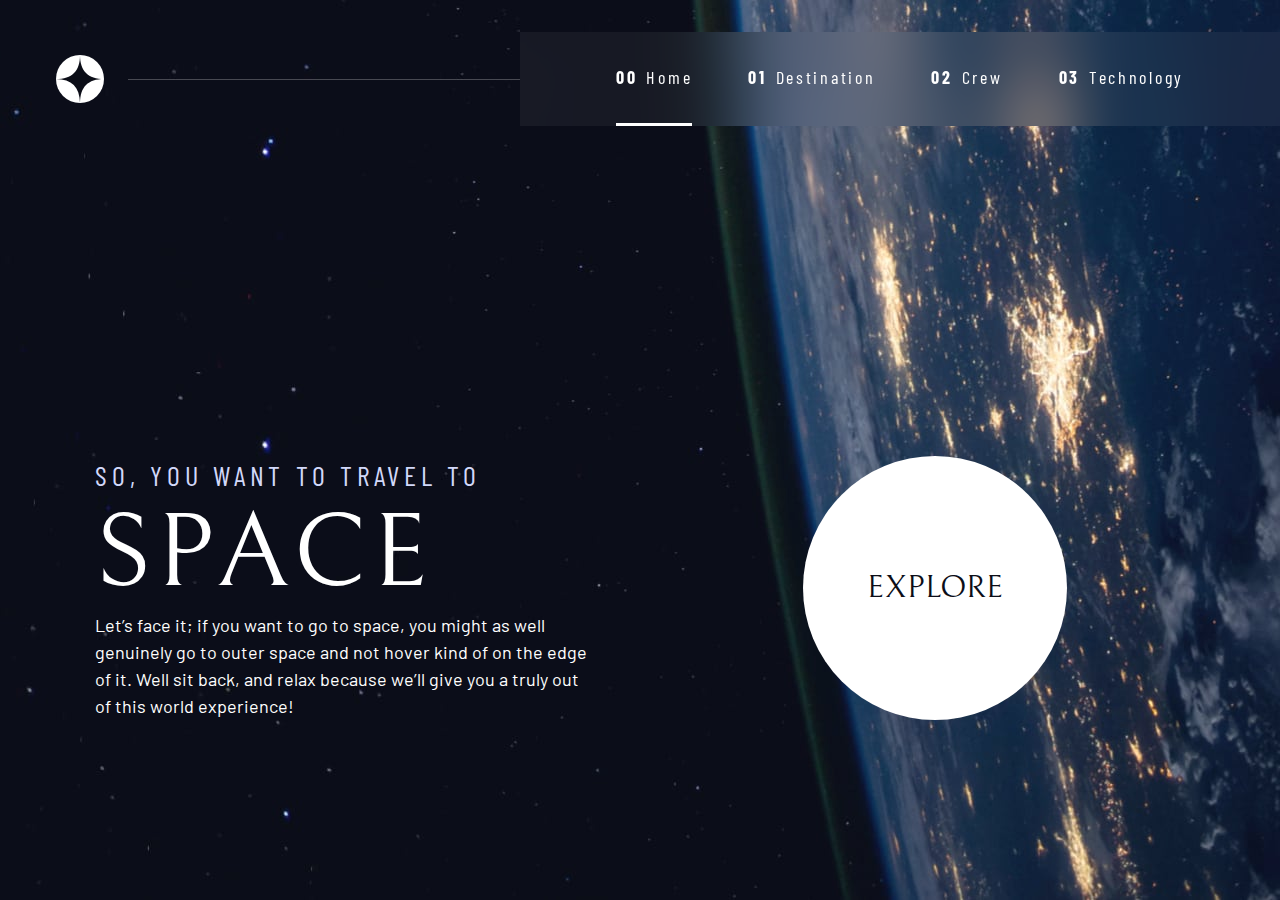
<file: starter-code/index.html>
<!DOCTYPE html>
<html lang="en">
<head>
  <meta charset="UTF-8">
  <meta name="viewport" content="width=device-width, initial-scale=1.0">

  <link rel="icon" type="image/png" sizes="32x32" href="./assets/favicon-32x32.png">
  
  <!--CSS Stylesheet-->
  <link rel="stylesheet" href="./style.css" />
  
  <!--Google Fonts-->
  <link rel="preconnect" href="https://fonts.googleapis.com" />
  <link rel="preconnect" href="https://fonts.gstatic.com" crossorigin />
  <link
    href="https://fonts.googleapis.com/css2?family=Barlow+Condensed:ital,wght@0,100;0,200;0,300;0,400;0,500;0,600;0,700;0,800;0,900;1,100;1,200;1,300;1,400;1,500;1,600;1,700;1,800;1,900&family=Barlow:ital,wght@0,100;0,200;0,300;0,400;0,500;0,600;0,700;0,800;0,900;1,100;1,200;1,300;1,400;1,500;1,600;1,700;1,800;1,900&family=Bellefair&display=swap"
    rel="stylesheet"
  />

  <title>Frontend Mentor | Space tourism website</title>
  
  <!-- Scripts -->
  <script src="nav.js" defer ></script>
  <script src="tabs.js" defer ></script>

</head>
<body class="home">

  <a class="skip-to-content" href="#main">Skip to main content</a>

  <header class="primary-header flex">
    <div>
      <img src="./assets/shared/logo.svg" alt="space tourism logo" class="logo">
    </div>
    <button class="mobile-nav-toggle" aria-controls="primary-navigation"><span class="sr-only" aria-expanded="false">Menu</span></button>
    <nav>
      <ul id="primary-navigation" data-visible="false" class="primary-navigation underline-indicators flex">
          <li class="active"><a class="ff-sans-cond text-white letter-spacing-2" href="index.html"><span aria-hidden="true">00</span>Home</a>
          <li class=""><a class="ff-sans-cond text-white letter-spacing-2" href="destination.html"><span aria-hidden="true">01</span>Destination</a>
          <li class=""><a class="ff-sans-cond text-white letter-spacing-2" href="crew.html"><span aria-hidden="true">02</span>Crew</a>
          <li class=""><a class="ff-sans-cond text-white letter-spacing-2" href="technology.html"><span aria-hidden="true">03</span>Technology</a>
      </ul>
    </nav>
  </header>

  <main id="main" class="grid-container grid-container--home">
    <div>
      <h1 class="text-accent fs-500 ff-sans-cond uppercase letter-spacing-1">So, you want to travel to
        <span class="display-block text-white fs-900 ff-serif uppercase">Space</span></h1>
      <p>
        Let’s face it; if you want to go to space, you might as well genuinely go to 
        outer space and not hover kind of on the edge of it. Well sit back, and relax 
        because we’ll give you a truly out of this world experience!
      </p>
    </div>
    <div>
      <a href="#" class="large-button uppercase text-dark bg-white ff-serif">Explore</a>
    </div>
  </main>
 

</body>
</html>
</file>
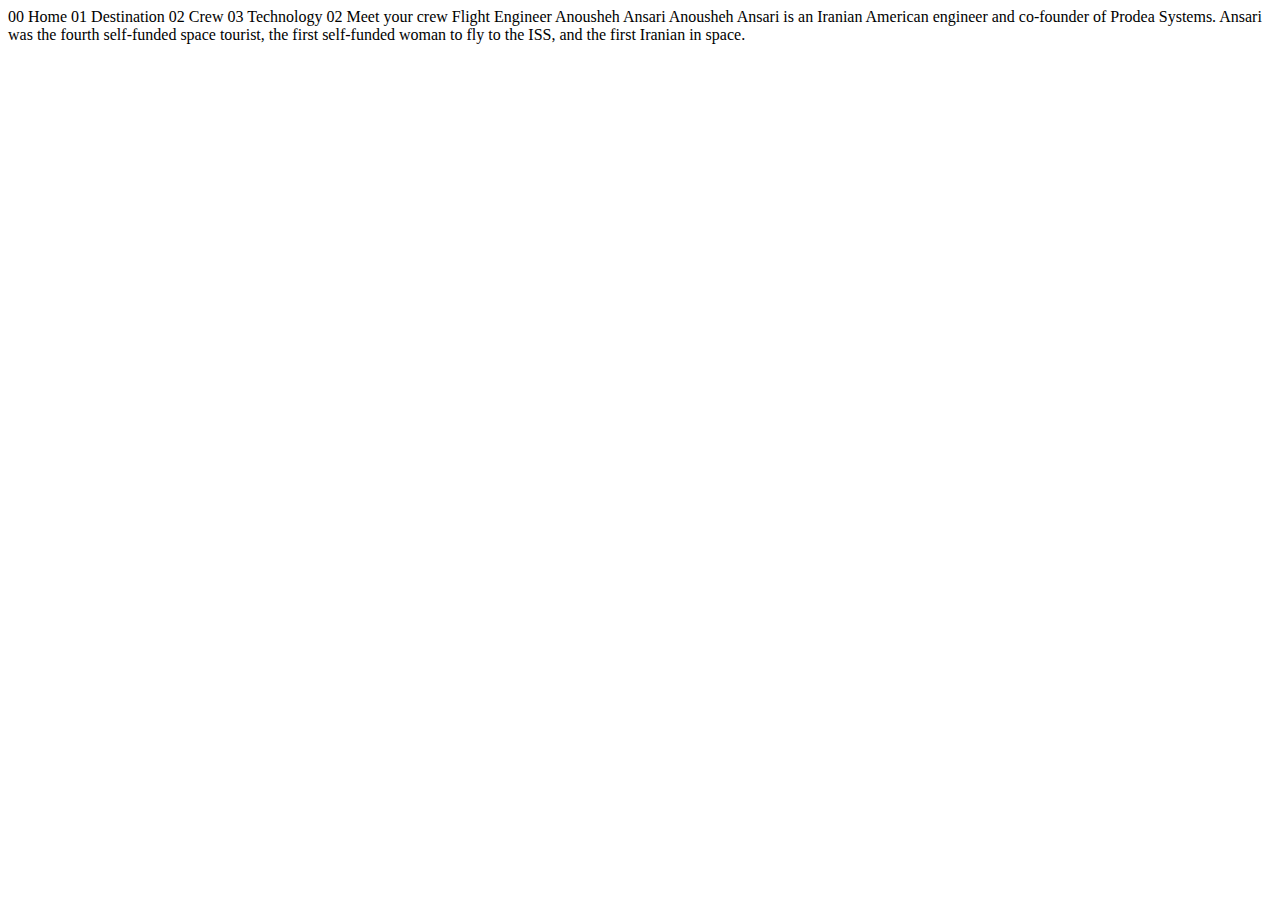
<file: starter-code/crew-engineer.html>
<!DOCTYPE html>
<html lang="en">
<head>
  <meta charset="UTF-8">
  <meta name="viewport" content="width=device-width, initial-scale=1.0">

  <link rel="icon" type="image/png" sizes="32x32" href="./assets/favicon-32x32.png">
  
  <title>Frontend Mentor | Space tourism website</title>
</head>
<body>

  00 Home
  01 Destination
  02 Crew
  03 Technology

  02 Meet your crew

  Flight Engineer
  Anousheh Ansari

  Anousheh Ansari is an Iranian American engineer and co-founder of Prodea Systems. 
  Ansari was the fourth self-funded space tourist, the first self-funded woman to 
  fly to the ISS, and the first Iranian in space. 
</body>
</html>
</file>
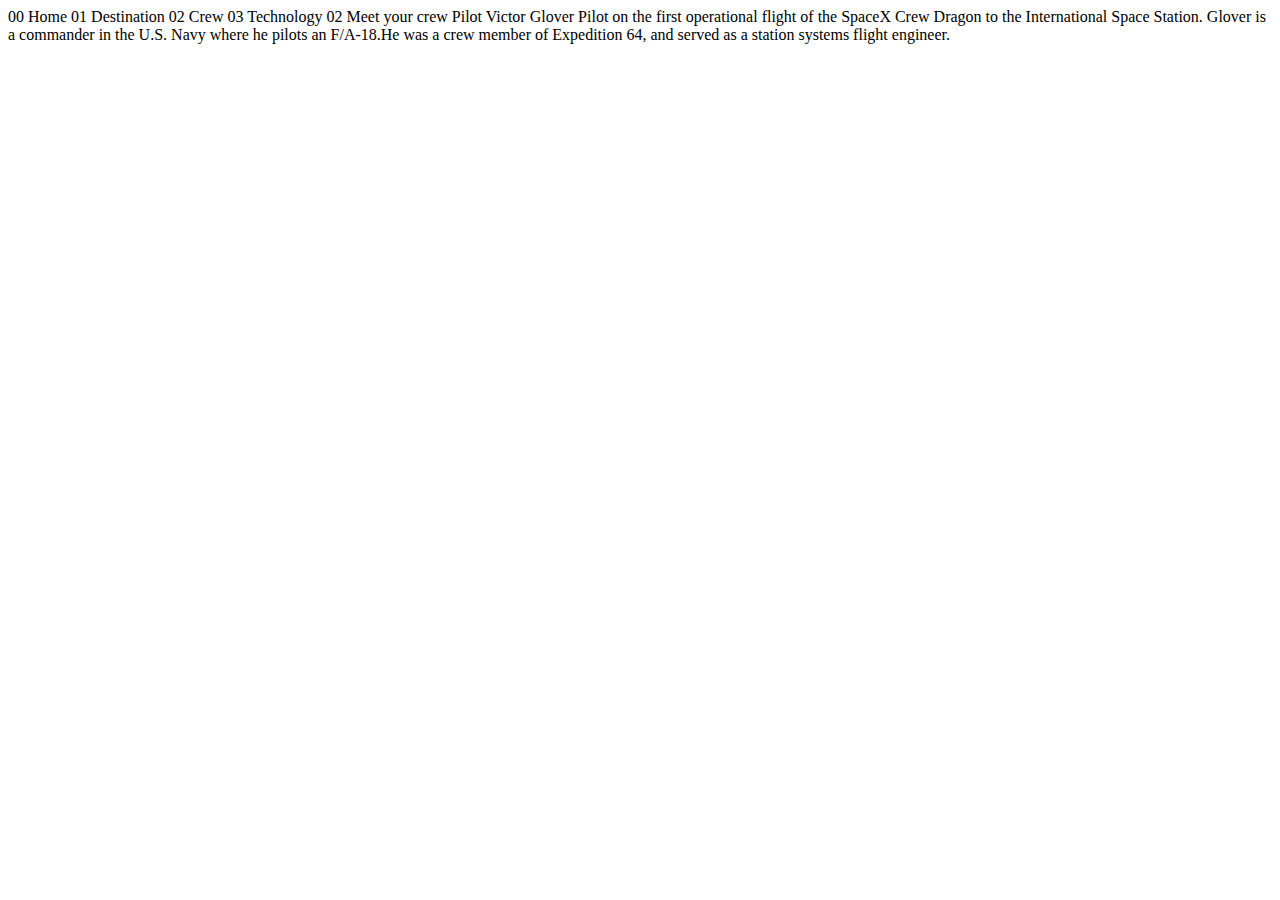
<file: starter-code/crew-pilot.html>
<!DOCTYPE html>
<html lang="en">
<head>
  <meta charset="UTF-8">
  <meta name="viewport" content="width=device-width, initial-scale=1.0">

  <link rel="icon" type="image/png" sizes="32x32" href="./assets/favicon-32x32.png">
  
  <title>Frontend Mentor | Space tourism website</title>
</head>
<body>

  00 Home
  01 Destination
  02 Crew
  03 Technology

  02 Meet your crew

  Pilot
  Victor Glover

  Pilot on the first operational flight of the SpaceX Crew Dragon to the 
  International Space Station. Glover is a commander in the U.S. Navy where 
  he pilots an F/A-18.He was a crew member of Expedition 64, and served as a 
  station systems flight engineer. 
</body>
</html>
</file>
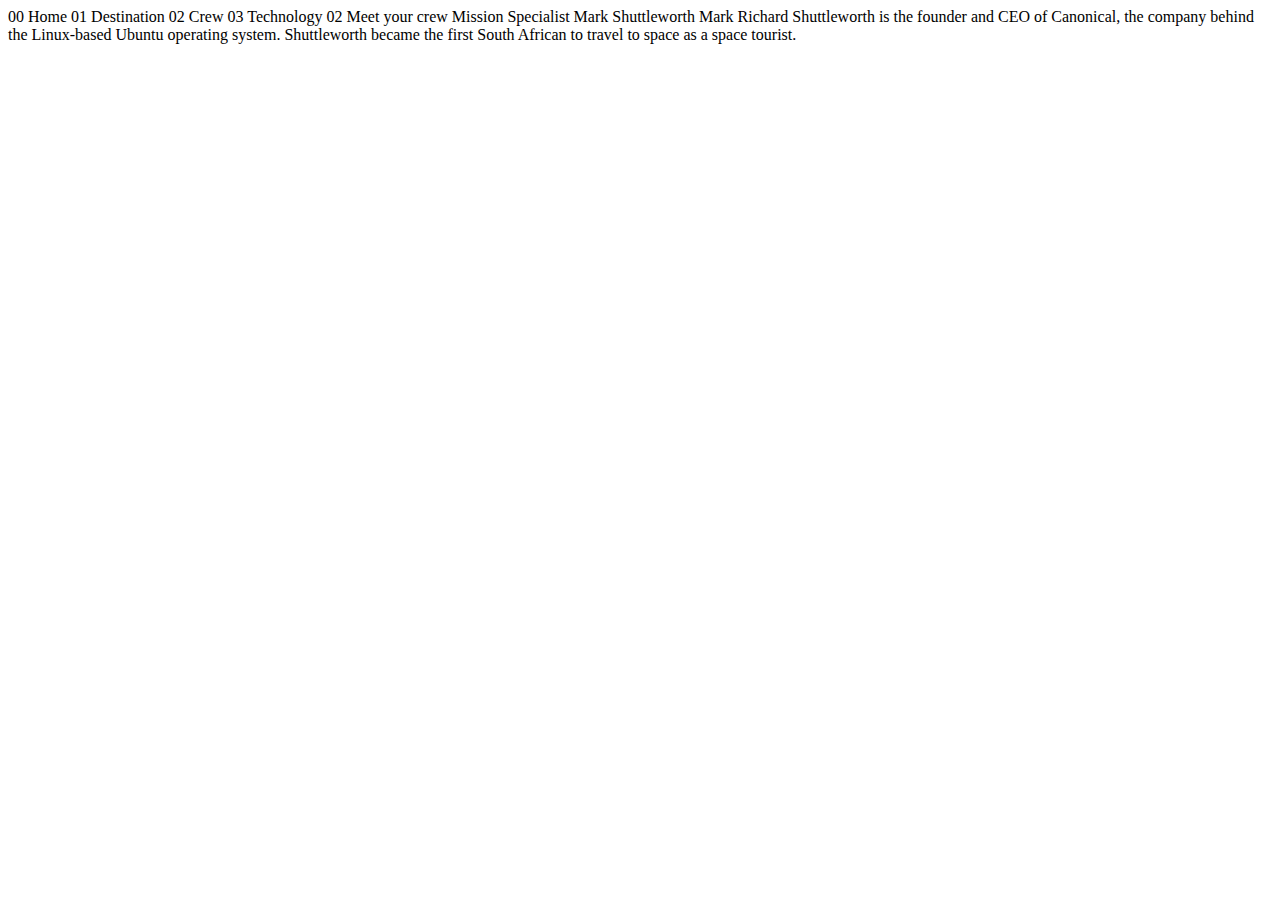
<file: starter-code/crew-specialist.html>
<!DOCTYPE html>
<html lang="en">
<head>
  <meta charset="UTF-8">
  <meta name="viewport" content="width=device-width, initial-scale=1.0">

  <link rel="icon" type="image/png" sizes="32x32" href="./assets/favicon-32x32.png">
  
  <title>Frontend Mentor | Space tourism website</title>
</head>
<body>

  00 Home
  01 Destination
  02 Crew
  03 Technology

  02 Meet your crew

  Mission Specialist
  Mark Shuttleworth

  Mark Richard Shuttleworth is the founder and CEO of Canonical, the company behind 
  the Linux-based Ubuntu operating system. Shuttleworth became the first South 
  African to travel to space as a space tourist.
</body>
</html>
</file>
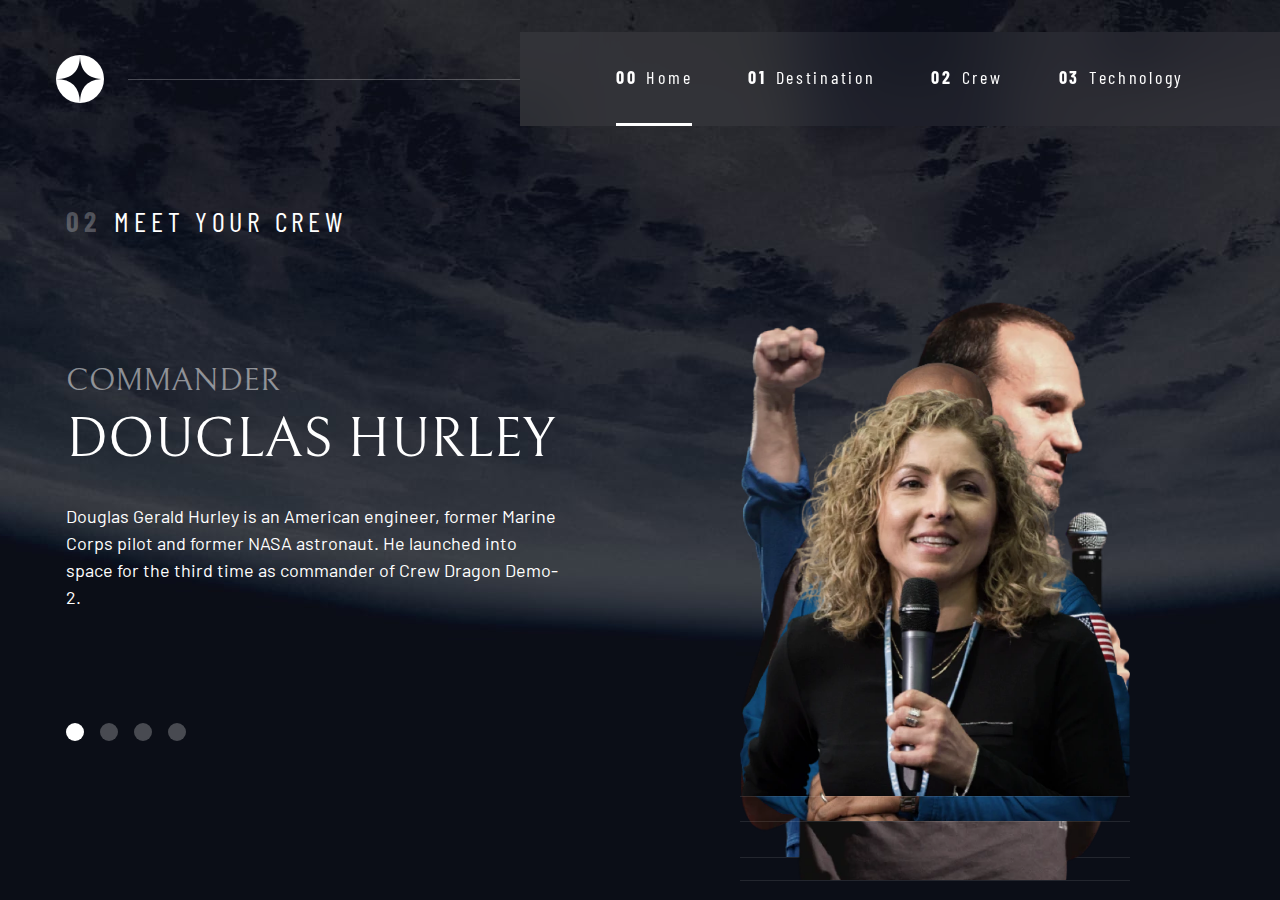
<file: starter-code/crew.html>
<!DOCTYPE html>
<html lang="en">
<head>
  <meta charset="UTF-8">
  <meta name="viewport" content="width=device-width, initial-scale=1.0">

  <link rel="icon" type="image/png" sizes="32x32" href="./assets/favicon-32x32.png">
  
  <!--CSS Stylesheet-->
  <link rel="stylesheet" href="./style.css" />
  
  <!--Google Fonts-->
  <link rel="preconnect" href="https://fonts.googleapis.com" />
  <link rel="preconnect" href="https://fonts.gstatic.com" crossorigin />
  <link
    href="https://fonts.googleapis.com/css2?family=Barlow+Condensed:ital,wght@0,100;0,200;0,300;0,400;0,500;0,600;0,700;0,800;0,900;1,100;1,200;1,300;1,400;1,500;1,600;1,700;1,800;1,900&family=Barlow:ital,wght@0,100;0,200;0,300;0,400;0,500;0,600;0,700;0,800;0,900;1,100;1,200;1,300;1,400;1,500;1,600;1,700;1,800;1,900&family=Bellefair&display=swap"
    rel="stylesheet"
  />

  <title>Frontend Mentor | Space tourism website</title>
  
  <!-- Scripts -->
  <script src="nav.js" defer ></script>
  <script src="tabs.js" defer ></script>
  
</head>
<body class="crew">

  <a class="skip-to-content" href="#main">Skip to main content</a>

  <header class="primary-header flex">
    <div>
      <img src="./assets/shared/logo.svg" alt="space tourism logo" class="logo">
    </div>
    <button class="mobile-nav-toggle" aria-controls="primary-navigation"><span class="sr-only" aria-expanded="false">Menu</span></button>
    <nav>
      <ul id="primary-navigation" data-visible="false" class="primary-navigation underline-indicators flex">
          <li class="active"><a class="ff-sans-cond text-white letter-spacing-2" href="index.html"><span aria-hidden="true">00</span>Home</a>
          <li class=""><a class="ff-sans-cond text-white letter-spacing-2" href="destination.html"><span aria-hidden="true">01</span>Destination</a>
          <li class=""><a class="ff-sans-cond text-white letter-spacing-2" href="crew.html"><span aria-hidden="true">02</span>Crew</a>
          <li class=""><a class="ff-sans-cond text-white letter-spacing-2" href="technology.html"><span aria-hidden="true">03</span>Technology</a>
      </ul>
    </nav>
  </header>

  <main id="main" class="grid-container grid-container--crew flow">
    <h1 class="numbered-title"><span aria-hidden="true">02</span>Meet your crew</h1>

    <div class="dot-indicators flex" role="tablist">
      <button aria-selected="true" role="tab" aria-controls="commander-tab" tabindex="0" data-image="hurley-img"><span class="sr-only">The Commander</span></button>
      <button aria-selected="false" role="tab" aria-controls="specialist-tab" tabindex="-1" data-image="shuttleworth-img"><span class="sr-only">The Mission Specialist</span></button>
      <button aria-selected="false" role="tab" aria-controls="pilot-tab" tabindex="-1" data-image="glover-img"><span class="sr-only">The Pilot</span></button>
      <button aria-selected="false" role="tab" aria-controls="engineer-tab" tabindex="-1" data-image="ansari-img"><span class="sr-only">The Crew Engineer</span></button>
    </div>

    <!-- Commander -->
    <article class="crew-info flow" id="commander-tab" tabindex="0" role="tabpanel">
      <header class="flow flow--space-small">
        <h2 class="fs-600 ff-serif uppercase">Commander</h2>
        <p class="fs-700 ff-serif uppercase">Douglas Hurley</p>
      </header>
      <p>
        Douglas Gerald Hurley is an American engineer, former Marine Corps pilot 
        and former NASA astronaut. He launched into space for the third time as 
        commander of Crew Dragon Demo-2.
      </p>
    </article>

    <!-- Mission Specialist -->
    <article hidden class="crew-info flow" id="specialist-tab" tabindex="-1" role="tabpanel">
      <header class="flow flow--space-small">
        <h2 class="fs-600 ff-serif uppercase">Mission Specialist</h2>
        <p class="fs-700 ff-serif uppercase">Mark Shuttleworth</p>
      </header>
      <p>
        Mark Richard Shuttleworth is the founder and CEO of Canonical, the company behind 
        the Linux-based Ubuntu operating system. Shuttleworth became the first South 
        African to travel to space as a space tourist.
      </p>
    </article>

    <!-- Pilot -->
    <article hidden class="crew-info flow" id="pilot-tab" tabindex="-1" role="tabpanel">
      <header class="flow flow--space-small">
        <h2 class="fs-600 ff-serif uppercase">Pilot</h2>
        <p class="fs-700 ff-serif uppercase">Victor Glover</p>
      </header>
      <p>
        Pilot on the first operational flight of the SpaceX Crew Dragon to the 
        International Space Station. Glover is a commander in the U.S. Navy where 
        he pilots an F/A-18.He was a crew member of Expedition 64, and served as a 
        station systems flight engineer. 
      </p>
    </article>

    <!-- Flight Engineer -->
    <article hidden class="crew-info flow" id="engineer-tab" tabindex="-1" role="tabpanel">
      <header class="flow flow--space-small">
        <h2 class="fs-600 ff-serif uppercase">Flight Engineer</h2>
        <p class="fs-700 ff-serif uppercase">Anousheh Ansari</p>
      </header>
      <p>
        Anousheh Ansari is an Iranian American engineer and co-founder of Prodea Systems. 
        Ansari was the fourth self-funded space tourist, the first self-funded woman to 
        fly to the ISS, and the first Iranian in space. 
      </p>
    </article>


    <picture id="hurley-img">
      <source srcset="./assets/crew/image-douglas-hurley.webp" type="image/webp">
      <img src="./assets/crew/image-douglas-hurley.png" alt="Douglas Hurley">
    </picture>

    <picture hidden id="shuttleworth-img">
      <source srcset="./assets/crew/image-mark-shuttleworth.webp" type="image/webp">
      <img src="./assets/crew/image-mark-shuttleworth.png" alt="Mark Shuttleworth">
    </picture>

    <picture hidden id="glover-img">
      <source srcset="./assets/crew/image-victor-glover.webp" type="image/webp">
      <img src="./assets/crew/image-victor-glover.png" alt="Victor Glover">
    </picture>

    <picture hidden id="ansari-img">
      <source srcset="./assets/crew/image-anousheh-ansari.webp" type="image/webp">
      <img src="./assets/crew/image-anousheh-ansari.png" alt="Anousheh Ansari">
    </picture>
    
  </main>
</body>
</html>
</file>
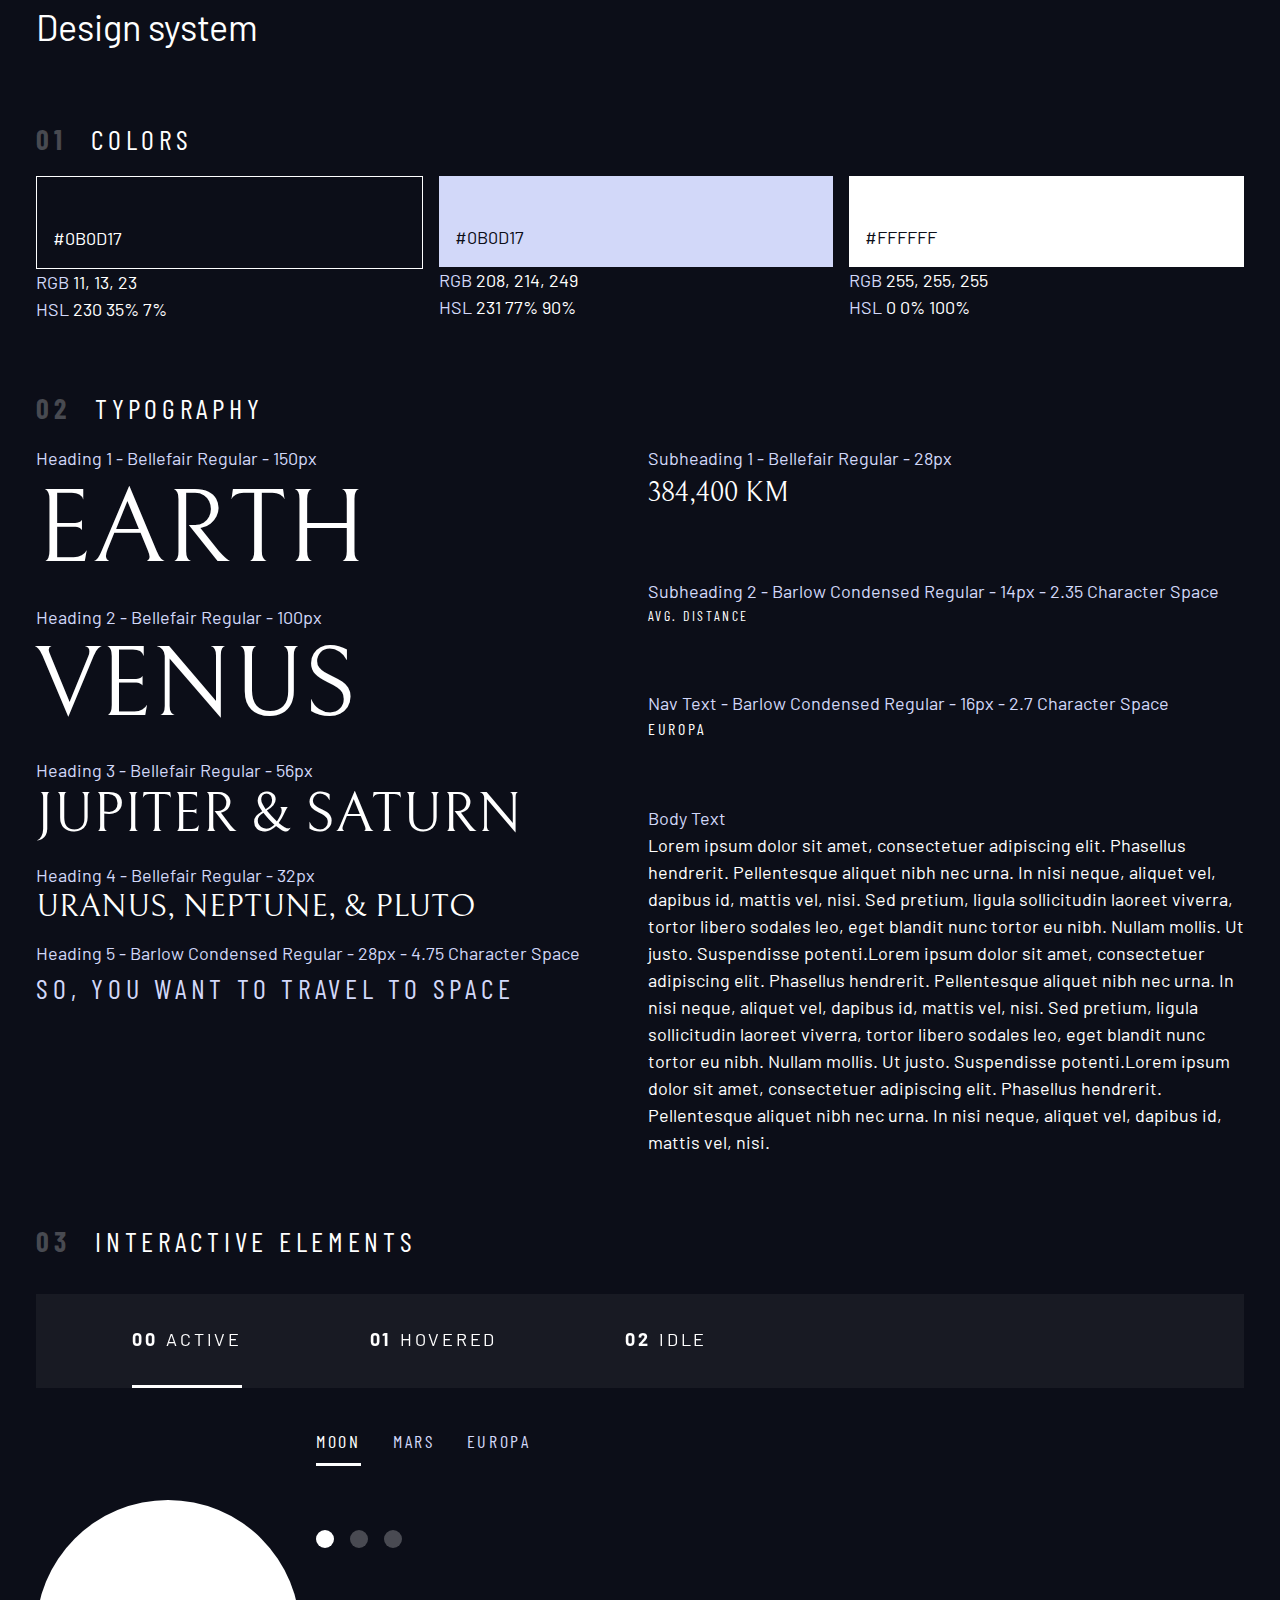
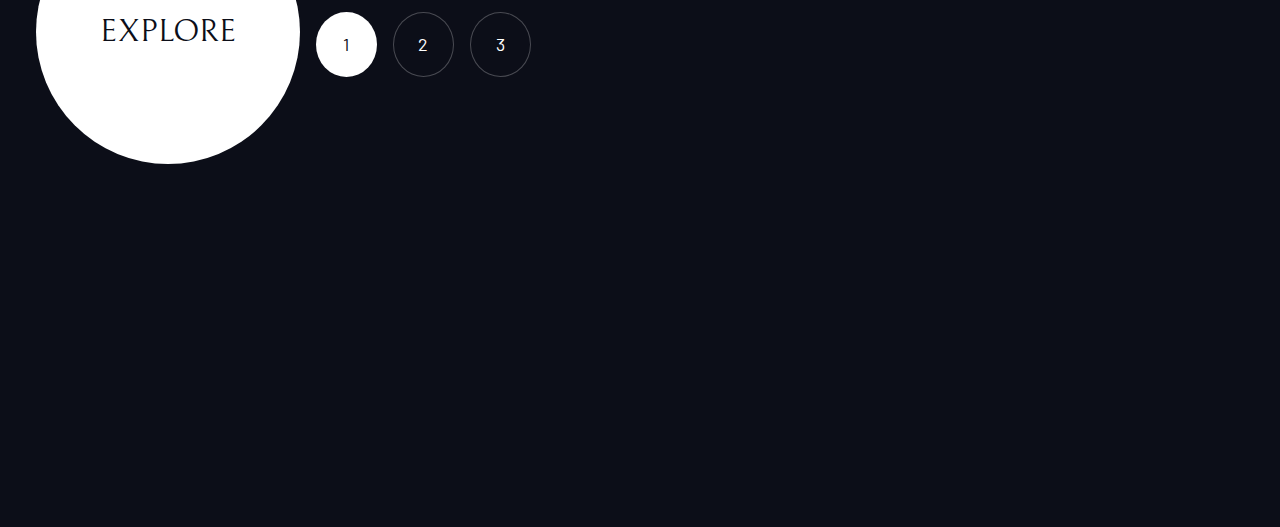
<file: starter-code/design-system.html>
<html>
  <head>
    <link rel="stylesheet" href="./style.css" />
    <link rel="preconnect" href="https://fonts.googleapis.com" />
    <link rel="preconnect" href="https://fonts.gstatic.com" crossorigin />
    <link
      href="https://fonts.googleapis.com/css2?family=Barlow+Condensed:ital,wght@0,100;0,200;0,300;0,400;0,500;0,600;0,700;0,800;0,900;1,100;1,200;1,300;1,400;1,500;1,600;1,700;1,800;1,900&family=Barlow:ital,wght@0,100;0,200;0,300;0,400;0,500;0,600;0,700;0,800;0,900;1,100;1,200;1,300;1,400;1,500;1,600;1,700;1,800;1,900&family=Bellefair&display=swap"
      rel="stylesheet"
    />
    <title>Design system</title>
  </head>
  <body class="bg-dark text-white">
    <div class="container flow">
      <h1>Design system</h1>
      <section id="colors" class="flow" style="margin: 4rem 0">
        <h2 class="numbered-title"><span>01</span> Colors</h2>
        <div class="flex">
          <div style="flex-grow: 1">
            <div class="bg-dark text-white" style="padding: 3rem 1rem 1rem; border: 1px solid white">
              #0B0D17
            </div>
            <p><span class="text-accent">RGB</span> 11, 13, 23</p>
            <p><span class="text-accent">HSL</span> 230 35% 7%</p>
          </div>
  
          <div style="flex-grow: 1">
            <div class="bg-accent text-dark" style="padding: 3rem 1rem 1rem">
              #0B0D17
            </div>
            <p><span class="text-accent">RGB</span> 208, 214, 249</p>
            <p><span class="text-accent">HSL</span> 231 77% 90%</p>
          </div>
  
          <div style="flex-grow: 1">
            <div class="bg-white text-dark" style="padding: 3rem 1rem 1rem">
              #FFFFFF
            </div>
            <p><span class="text-accent">RGB</span> 255, 255, 255</p>
            <p><span class="text-accent">HSL</span> 0 0% 100%</p>
          </div>
        </div>

      </section>
                  
      <section id="typography"  class="flow" style="margin: 4rem 0">
        <h2 class="numbered-title"><span>02 </span>Typography</h2>
        <div class="flex">
            <div class="flow" style="flex-basis: 100%">
                <div> 
                    <p class="text-accent">Heading 1 - Bellefair Regular - 150px</p>
                    <p class="fs-900 ff-serif uppercase">Earth</p>
                </div>
                <div> 
                    <p class="text-accent">Heading 2 - Bellefair Regular - 100px</p>
                    <p class="fs-800 ff-serif uppercase">Venus</p>
                </div>
                <div> 
                    <p class="text-accent">Heading 3 - Bellefair Regular - 56px</p>
                    <p class="fs-700 ff-serif uppercase">Jupiter & Saturn</p>
                </div>
                <div> 
                    <p class="text-accent">Heading 4 - Bellefair Regular - 32px</p>
                    <p class="fs-600 ff-serif uppercase">Uranus, Neptune, & Pluto</p>
                </div>
                <div> 
                    <p class="text-accent">Heading 5 - Barlow Condensed Regular - 28px - 4.75 Character Space</p>
                    <p class="text-accent fs-500 ff-sans-cond uppercase letter-spacing-1">So, you want to travel to space</p>
                </div>
            
            </div>
            
            <div class="flow" style="flex-basis: 100%; --flow-space: 4rem">
                <div> 
                    <p class="text-accent">Subheading 1 - Bellefair Regular - 28px</p>
                    <p class="fs-500 ff-serif uppercase">384,400 KM</p>
                </div>
                <div> 
                    <p class="text-accent">Subheading 2 - Barlow Condensed Regular - 14px - 2.35 Character Space</p>
                    <p class="fs-200 ff-sans-cond uppercase letter-spacing-3">Avg. Distance</p>
                </div>
                <div> 
                    <p class="text-accent">Nav Text - Barlow Condensed Regular - 16px - 2.7 Character Space</p>
                    <p class="fs-300 ff-sans-cond uppercase letter-spacing-2">Europa</p>
                </div>
                <div> 
                    <p class="text-accent">Body Text</p>
                    <p>Lorem ipsum dolor sit amet, consectetuer adipiscing elit. Phasellus hendrerit. Pellentesque aliquet nibh nec urna. In nisi neque, aliquet vel, dapibus id, mattis vel, nisi. Sed pretium, ligula sollicitudin laoreet viverra, tortor libero sodales leo, eget blandit nunc tortor eu nibh. Nullam mollis. Ut justo. Suspendisse potenti.Lorem ipsum dolor sit amet, consectetuer adipiscing elit. Phasellus hendrerit. Pellentesque aliquet nibh nec urna. In nisi neque, aliquet vel, dapibus id, mattis vel, nisi. Sed pretium, ligula sollicitudin laoreet viverra, tortor libero sodales leo, eget blandit nunc tortor eu nibh. Nullam mollis. Ut justo. Suspendisse potenti.Lorem ipsum dolor sit amet, consectetuer adipiscing elit. Phasellus hendrerit. Pellentesque aliquet nibh nec urna. In nisi neque, aliquet vel, dapibus id, mattis vel, nisi. </p>
                </div>
            </div>
        </div>
    </section>
    
    <section id="interactive-elements" class="flow">
      <h2 class="numbered-title"><span>03</span> Interactive Elements</h2>
      
      <!-- Navigation -->
      <div>
        <nav>
          <ul class="primary-navigation underline-indicators flex" style="--gap: 8rem">
              <li class="active"><a class="uppercase text-white letter-spacing-2" href="#"><span>00</span>Active</a>
              <li class=""><a class="uppercase text-white letter-spacing-2" href="#"><span>01</span>Hovered</a>
              <li class=""><a class="uppercase text-white letter-spacing-2" href="#"><span>02</span>Idle</a>
          </ul>
        </nav>
      </div>

      <div class="flex">
        <div style="margin-top: 5rem;">
          <!-- Explore Button -->
          <a href="#" class="large-button uppercase text-dark  bg-white ff-serif fs-600">Explore</a>
        </div>
        <div class="flow" style="margin-bottom: 50vh; --flow-space: 4rem">
          
          <!-- Tabs -->
          <div class="tab-list underline-indicators flex">
            <button aria-selected="true" class="uppercase ff-sans-cond text-accent letter-spacing-2 ">Moon</button>
            <button aria-selected="false" class="uppercase ff-sans-cond text-accent letter-spacing-2 ">Mars</button>
            <button aria-selected="false" class="uppercase ff-sans-cond text-accent letter-spacing-2 ">Europa</button>
          </div>

          <!-- Dots -->
          <div class="dot-indicators flex">
            <button aria-selected="true"><span class="sr-only">1</span></button>
            <button aria-selected="false"><span class="sr-only">2</span></button>
            <button aria-selected="false"><span class="sr-only">3</span></button>
          </div>

          <!-- Numbers --> 
          <div class="numbered-indicators flex">
            <button aria-selected="true"><span>1</span></button>
            <button aria-selected="false"><span>2</span></button>
            <button aria-selected="false"><span>3</span></button>
          </div>


        </div>
      </div>

    </section>

    </div>
  </body>
</html>
</file>
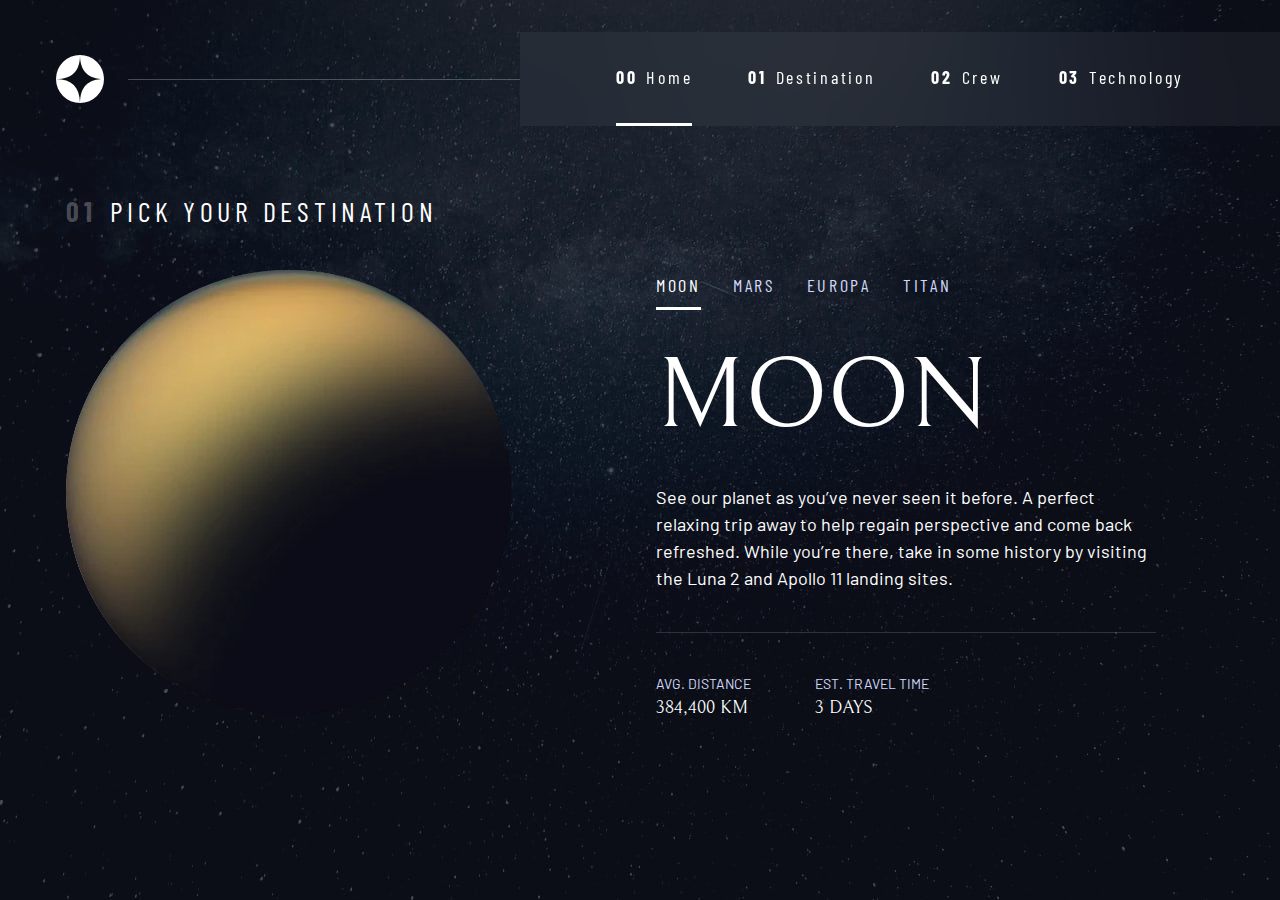
<file: starter-code/destination.html>
<!DOCTYPE html>
<html lang="en">
<head>
  <meta charset="UTF-8">
  <meta name="viewport" content="width=device-width, initial-scale=1.0">

  <link rel="icon" type="image/png" sizes="32x32" href="./assets/favicon-32x32.png">
  
  <!--CSS Stylesheet-->
  <link rel="stylesheet" href="./style.css" />
  
  <!--Google Fonts-->
  <link rel="preconnect" href="https://fonts.googleapis.com" />
  <link rel="preconnect" href="https://fonts.gstatic.com" crossorigin />
  <link
    href="https://fonts.googleapis.com/css2?family=Barlow+Condensed:ital,wght@0,100;0,200;0,300;0,400;0,500;0,600;0,700;0,800;0,900;1,100;1,200;1,300;1,400;1,500;1,600;1,700;1,800;1,900&family=Barlow:ital,wght@0,100;0,200;0,300;0,400;0,500;0,600;0,700;0,800;0,900;1,100;1,200;1,300;1,400;1,500;1,600;1,700;1,800;1,900&family=Bellefair&display=swap"
    rel="stylesheet"
  />

  <title>Frontend Mentor | Space tourism website</title>

  <!-- Scripts -->
  <script src="nav.js" defer ></script>
  <script src="tabs.js" defer ></script>

</head>
<body class="destination">

  <a class="skip-to-content" href="#main">Skip to main content</a>

  <header class="primary-header flex">
    <div>
      <img src="./assets/shared/logo.svg" alt="space tourism logo" class="logo">
    </div>
    <button class="mobile-nav-toggle" aria-controls="primary-navigation"><span class="sr-only" aria-expanded="false">Menu</span></button>
    <nav>
      <ul id="primary-navigation" data-visible="false" class="primary-navigation underline-indicators flex">
          <li class="active"><a class="ff-sans-cond text-white letter-spacing-2" href="index.html"><span aria-hidden="true">00</span>Home</a>
          <li class=""><a class="ff-sans-cond text-white letter-spacing-2" href="destination.html"><span aria-hidden="true">01</span>Destination</a>
          <li class=""><a class="ff-sans-cond text-white letter-spacing-2" href="crew.html"><span aria-hidden="true">02</span>Crew</a>
          <li class=""><a class="ff-sans-cond text-white letter-spacing-2" href="technology.html"><span aria-hidden="true">03</span>Technology</a>
      </ul>
    </nav>
  </header>

  <main id="main" class="grid-container grid-container--destination flow">
    <h1 class="numbered-title"><span aria-hidden="true">01</span>Pick your destination</h1>
    
    <picture id="moon-image">
      <source srcset="assets/destination/image-moon.webp" type="image/webp">
      <img src="assets/destination/image-moon.png" alt="the moon">
    </picture>

    <picture hidden id="mars-image">
      <source srcset="assets/destination/image-mars.webp" type="image/webp">
      <img src="assets/destination/image-mars.png" alt="the planet mars">
    </picture>

    <picture hidden id="europa-image">
      <source srcset="assets/destination/image-europa.webp" type="image/webp">
      <img src="assets/destination/image-europa.png" alt="the planet europa">
    </picture>

    <picture hidden id="titan-image">
      <source srcset="assets/destination/image-titan.webp" type="image/webp">
      <img src="assets/destination/image-titan.png" alt="the moon titan">
    </picture>
    
    <div class="tab-list underline-indicators flex" role="tablist" aria-label="destination list">
      <button aria-selected="true" role="tab" aria-controls="moon-tab" class="uppercase ff-sans-cond text-accent letter-spacing-2" tabindex="0" data-image="moon-image">Moon</button>
      <button aria-selected="false" role="tab" aria-controls="mars-tab" class="uppercase ff-sans-cond text-accent letter-spacing-2" tabindex="-1" data-image="mars-image">Mars</button>
      <button aria-selected="false" role="tab" aria-controls="europa-tab" class="uppercase ff-sans-cond text-accent letter-spacing-2" tabindex="-1" data-image="europa-image">Europa</button>
      <button aria-selected="false" role="tab" aria-controls="titan-tab" class="uppercase ff-sans-cond text-accent letter-spacing-2" tabindex="-1" data-image="titan-image">Titan</button>
    </div>

    <!-- Moon -->
    <article class="destination-info flow" id="moon-tab" tabindex="0" role="tabpanel">
      <h2 class="fs-800 ff-serif uppercase">Moon</h2>
      <p>
        See our planet as you’ve never seen it before. A perfect relaxing trip away to help 
        regain perspective and come back refreshed. While you’re there, take in some history 
        by visiting the Luna 2 and Apollo 11 landing sites.
      </p> 
      <div class="destination-meta flex">
        <div>
          <h3 class="text-accent fs-200 uppercase">Avg. distance</h3> 
          <p class="ff-serif uppercase">384,400 km</p>  
        </div>
        <div>
          <h3 class="text-accent fs-200 uppercase">Est. travel time</h3> 
          <p class="ff-serif uppercase">3 days</p>  
        </div>
      </div>
    </article>

    <!-- Mars -->
    <article hidden class="destination-info flow" id="mars-tab" tabindex="-1" role="tabpanel">
      <h2 class="fs-800 ff-serif uppercase">Mars</h2>
      <p>
        See our planet as you’ve never seen it before. A perfect relaxing trip away to help 
        regain perspective and come back refreshed. While you’re there, take in some history 
        by visiting the Luna 2 and Apollo 11 landing sites.
      </p> 
      <div class="destination-meta flex">
        <div>
          <h3 class="text-accent fs-200 uppercase">Avg. distance</h3> 
          <p class="ff-serif uppercase">225 mil. km</p>  
        </div>
        <div>
          <h3 class="text-accent fs-200 uppercase">Est. travel time</h3> 
          <p class="ff-serif uppercase">9 months</p>  
        </div>
      </div>
    </article>

    <!-- Europa -->
    <article hidden class="destination-info flow" id="europa-tab" tabindex="-1" role="tabpanel">
      <h2 class="fs-800 ff-serif uppercase">Europa</h2>
      <p>
        The smallest of the four Galilean moons orbiting Jupiter, Europa is a 
        winter lover’s dream. With an icy surface, it’s perfect for a bit of 
        ice skating, curling, hockey, or simple relaxation in your snug 
        wintery cabin.
      </p> 
      <div class="destination-meta flex">
        <div>
          <h3 class="text-accent fs-200 uppercase">Avg. distance</h3> 
          <p class="ff-serif uppercase">628 mil. km</p>  
        </div>
        <div>
          <h3 class="text-accent fs-200 uppercase">Est. travel time</h3> 
          <p class="ff-serif uppercase">3 years</p>  
        </div>
      </div>
    </article>

    <!-- Titan -->
    <article hidden class="destination-info flow" id="titan-tab" tabindex="-1" role="tabpanel">
      <h2 class="fs-800 ff-serif uppercase">Titan</h2>
      <p>
        The only moon known to have a dense atmosphere other than Earth, Titan 
        is a home away from home (just a few hundred degrees colder!). As a 
        bonus, you get striking views of the Rings of Saturn.
      </p> 
      <div class="destination-meta flex">
        <div>
          <h3 class="text-accent fs-200 uppercase">Avg. distance</h3> 
          <p class="ff-serif uppercase">1.6 bil. km</p>  
        </div>
        <div>
          <h3 class="text-accent fs-200 uppercase">Est. travel time</h3> 
          <p class="ff-serif uppercase">7 years</p>  
        </div>
      </div>
    </article>

  </main>
</body>
</html>
</file>
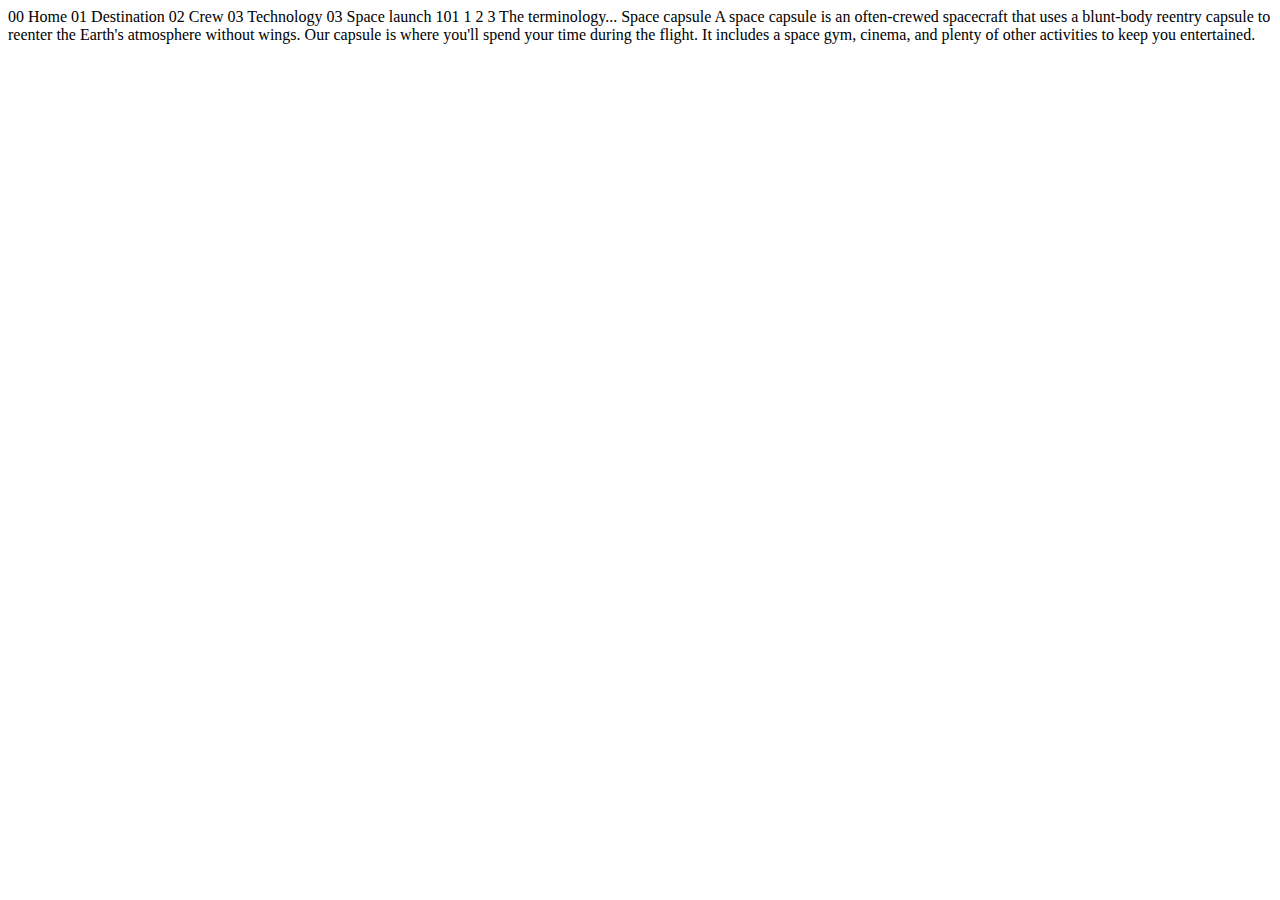
<file: starter-code/technology-capsule.html>
<!DOCTYPE html>
<html lang="en">
<head>
  <meta charset="UTF-8">
  <meta name="viewport" content="width=device-width, initial-scale=1.0">

  <link rel="icon" type="image/png" sizes="32x32" href="./assets/favicon-32x32.png">
  
  <title>Frontend Mentor | Space tourism website</title>
</head>
<body>

  00 Home
  01 Destination
  02 Crew
  03 Technology

  03 Space launch 101

  1
  2
  3

  The terminology...
  Space capsule

  A space capsule is an often-crewed spacecraft that uses a blunt-body reentry 
  capsule to reenter the Earth's atmosphere without wings. Our capsule is where 
  you'll spend your time during the flight. It includes a space gym, cinema, 
  and plenty of other activities to keep you entertained.
</body>
</html>
</file>
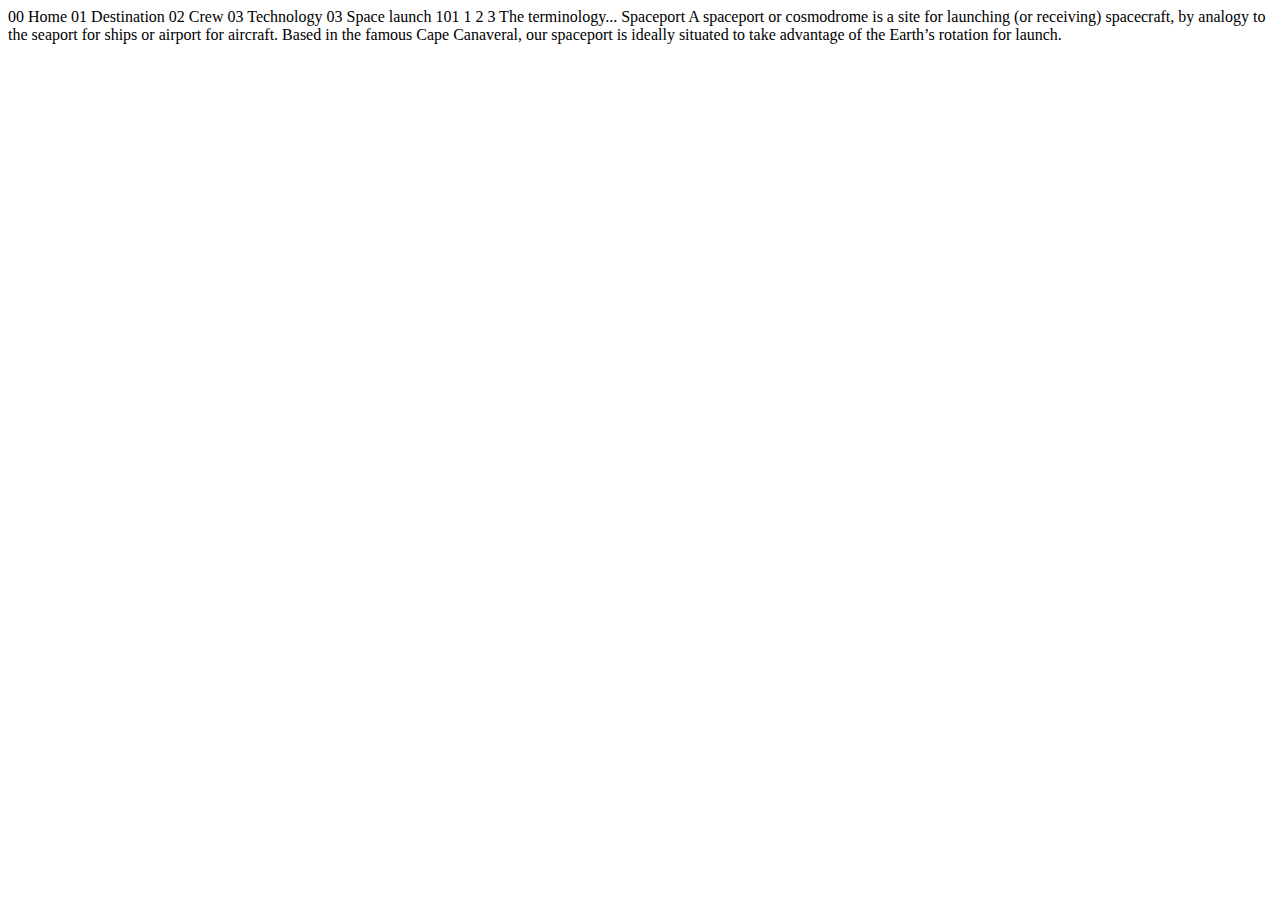
<file: starter-code/technology-spaceport.html>
<!DOCTYPE html>
<html lang="en">
<head>
  <meta charset="UTF-8">
  <meta name="viewport" content="width=device-width, initial-scale=1.0">

  <link rel="icon" type="image/png" sizes="32x32" href="./assets/favicon-32x32.png">
  
  <title>Frontend Mentor | Space tourism website</title>
</head>
<body>

  00 Home
  01 Destination
  02 Crew
  03 Technology

  03 Space launch 101

  1
  2
  3

  The terminology...
  Spaceport

  A spaceport or cosmodrome is a site for launching (or receiving) spacecraft, 
  by analogy to the seaport for ships or airport for aircraft. Based in the 
  famous Cape Canaveral, our spaceport is ideally situated to take advantage 
  of the Earth’s rotation for launch.
</body>
</html>
</file>
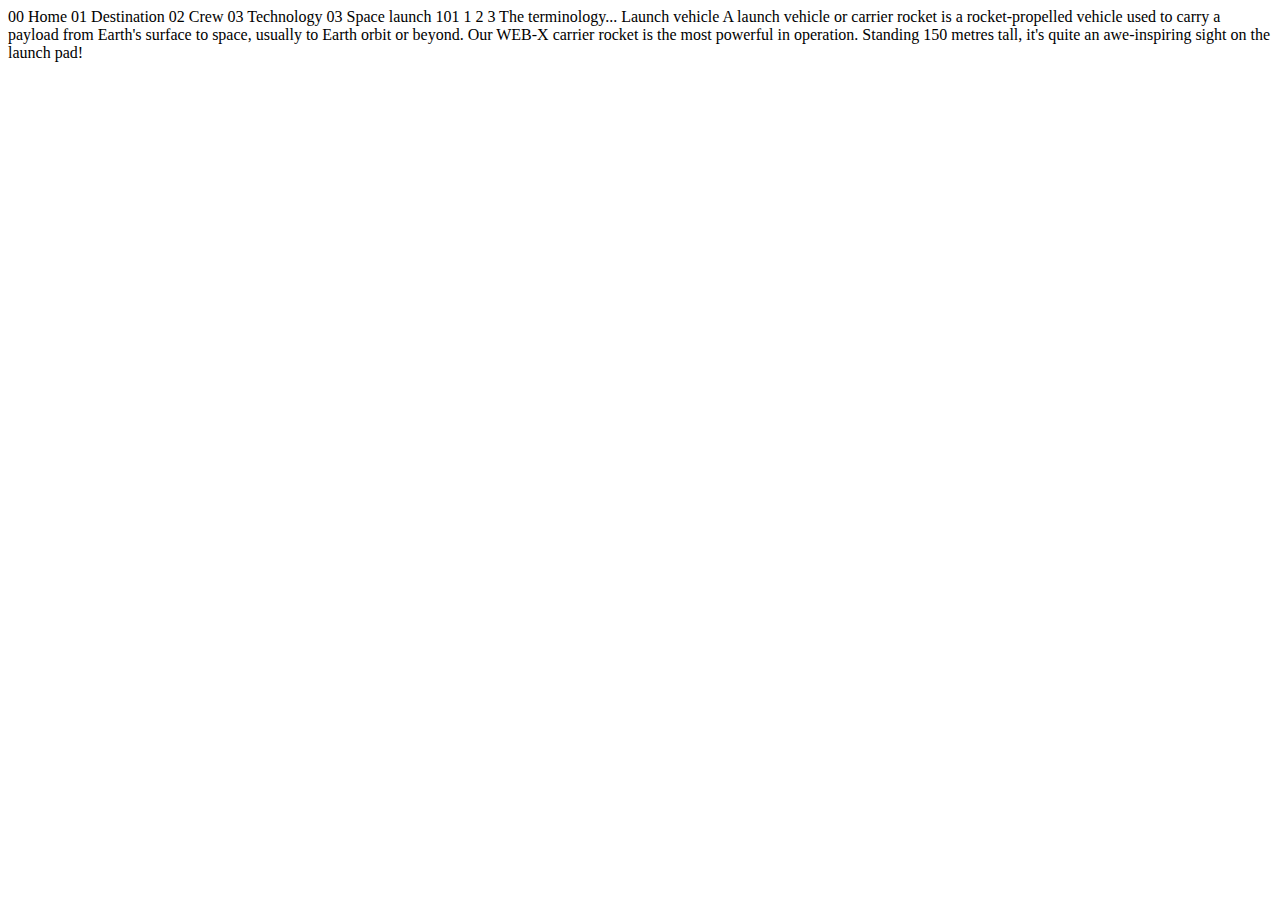
<file: starter-code/technology-vehicle.html>
<!DOCTYPE html>
<html lang="en">
<head>
  <meta charset="UTF-8">
  <meta name="viewport" content="width=device-width, initial-scale=1.0">

  <link rel="icon" type="image/png" sizes="32x32" href="./assets/favicon-32x32.png">
  
  <title>Frontend Mentor | Space tourism website</title>
</head>
<body>

  00 Home
  01 Destination
  02 Crew
  03 Technology

  03 Space launch 101

  1
  2
  3

  The terminology...
  Launch vehicle

  A launch vehicle or carrier rocket is a rocket-propelled vehicle used to carry a 
  payload from Earth's surface to space, usually to Earth orbit or beyond. Our 
  WEB-X carrier rocket is the most powerful in operation. Standing 150 metres tall, 
  it's quite an awe-inspiring sight on the launch pad!
</body>
</html>
</file>
<file: starter-code/style.css>
/* ------------------------------- */
/* Custom properties               */
/* ------------------------------- */

:root {
  /* Colors */
  --clr-dark: 230 35% 7%;
  --clr-light: 231 77% 90%;
  --clr-white: 0 0% 100%;

  /* Font-sizes */
  --fs-900: clamp(5rem, 7vw + 1rem, 9.375rem);
  --fs-800: 3.5rem;
  --fs-700: 1.5rem;
  --fs-600: 1rem;
  --fs-500: 1rem;
  --fs-400: 0.9375rem;
  --fs-300: 1rem;
  --fs-200: 0.875rem;

  /* Font-families */
  --ff-serif: "Bellefair", serif;
  --ff-sans-cond: "Barlow Condensed", sans-serif;
  --ff-sans-normal: "Barlow", sans-serif;
}

@media screen and (min-width: 35em) {
  :root {
    /* Font-sizes */
    --fs-800: 5rem;
    --fs-700: 2.5rem;
    --fs-600: 1.5rem;
    --fs-500: 1.25rem;
    --fs-400: 1rem;
  }
}

@media screen and (min-width: 45em) {
  :root {
    /* Font-sizes */
    --fs-800: 6.25rem;
    --fs-700: 3.5rem;
    --fs-600: 2rem;
    --fs-500: 1.75rem;
    --fs-400: 1.125rem;
  }
}

/* ------------------------------- */
/* Reset                           */
/* ------------------------------- */

/* https://piccalil.li/blog/a-modern-css-reset/ */

/* Box sizing */
*,
*::before,
*::after {
  box-sizing: border-box;
}

/* Margins */
body,
h1,
h2,
h3,
h4,
h5,
p,
figure,
picture {
  margin: 0;
}

/* Font-weight */
h1,
h2,
h3,
h4,
h5,
h6,
p {
    font-weight: 400;
}

/* Body */
body {
  font-family: var(--ff-sans-normal);
  font-size: var(--fs-400);
  color: hsl( var(--clr-white) );
  background-color: hsl( var(--clr-dark) );
  line-height: 1.5;
  min-height: 100vh;
  display: grid;
  grid-template-rows: min-content 1fr;
  overflow-x: hidden;
}

/* Images */
img,
picture {
  max-width: 100%;
  display: block;
}

/* Form elements */
input,
button,
textarea,
select {
  font: inherit;
}

/* Remove animations */
@media (prefers-reduced-motion: reduce) {
  *,
  *::before,
  *::after {
    animation-duration: 0.01ms !important;
    animation-iteration-count: 1 !important;
    transition-duration: 0.01ms !important;
    scroll-behavior: auto !important;
  }
}

/* ------------------------------- */
/* Utility classes                 */
/* ------------------------------- */

.flex {
  display: flex;
  gap: var(--gap, 1rem);
}

.grid {
  display: grid;
  gap: var(--gap, 1rem);
}

.display-block {
  display: block;
}

.flow > * + * {
  margin-top: var(--flow-space, 1rem);
}

.flow--space-small {
  --flow-space: .7rem;
}

.container {
  padding-inline: 2em;
  margin-inline: auto;
  max-width: 80rem;
}

/* Screen reader only */
.sr-only {
  position: absolute;
  width: 1px;
  height: 1px;
  padding: 0;
  margin: -1px;
  overflow: hidden;
  clip: rect(0, 0, 0, 0);
  white-space: nowrap; /* added line */
  border: 0;
}

.skip-to-content {
  position: absolute;
  z-index: 1000;
  background: hsl( var(--clr-white) );
  color: hsl( var(--clr-dark) );
  padding: .5em 1em;
  margin-inline: auto;
  transform: translateY(-100%);
  transition: transform 250ms ease-in-out;
}

.skip-to-content:focus {
  transform: translateY(0);
}

/* Colors */
.bg-dark { background-color: hsl( var(--clr-dark) );}
.bg-accent { background-color: hsl( var(--clr-light) );}
.bg-white { background-color: hsl( var(--clr-white) );}

.text-dark { color: hsl( var(--clr-dark) );}
.text-accent { color: hsl( var(--clr-light) );}
.text-white { color: hsl( var(--clr-white) );}

/* Typography */
.ff-serif { font-family: var(--ff-serif); } 
.ff-sans-cond { font-family: var(--ff-sans-cond); } 
.ff-sans-normal { font-family: var(--ff-sans-normal); } 

.letter-spacing-1 { letter-spacing: 4.75px; } 
.letter-spacing-2 { letter-spacing: 2.7px; } 
.letter-spacing-3 { letter-spacing: 2.35px; } 

.uppercase { text-transform: uppercase; }

.fs-900 { font-size: var(--fs-900); }
.fs-800 { font-size: var(--fs-800); }
.fs-700 { font-size: var(--fs-700); }
.fs-600 { font-size: var(--fs-600); }
.fs-500 { font-size: var(--fs-500); }
.fs-400 { font-size: var(--fs-400); }
.fs-300 { font-size: var(--fs-300); }
.fs-200 { font-size: var(--fs-200); }

.fs-900,
.fs-800,
.fs-700,
.fs-600 {
    line-height: 1.1;
}

.numbered-title {
  font-family: var(--ff-sans-cond);
  font-size: var(--fs-500);
  text-transform: uppercase;
  letter-spacing: 4.72px; 
}

.numbered-title span {
  margin-right: 0.5em;
  font-weight: 700;
  color: hsl( var(--clr-white) / .25);
}

/* ------------------------------- */
/* Components                      */
/* ------------------------------- */

.large-button {
  font-size: 2rem;
  position: relative;
  display: inline-grid;
  z-index: 1;
  place-items: center;
  padding: 0 2em;
  border-radius: 50%;
  aspect-ratio: 1;
  text-decoration: none;
}

.large-button::after {
  content: '';
  position: absolute;
  z-index: -1;
  width: 100%;
  height: 100%;
  background: hsl( var(--clr-white) / .15);
  border-radius: inherit;
  opacity: 0;
  transition: opacity 500ms linear, transform 500ms ease-in-out;
}

.large-button:hover::after,
.large-button:focus::after {
  opacity: 1;
  transform: scale(1.5);
}

/* Primary header */
.logo {
  margin: 1.5rem clamp(1.5rem, 5vw, 3.5rem);
}

.primary-header {
  justify-content: space-between;
  align-items: center;
}

.primary-navigation {
  --gap: clamp(1.5rem, 5vw, 3.5rem);
  --underline-gap: 2rem;
  list-style: none;
  padding: 0;
  margin: 0;
  background: hsl( var(--clr-dark) /.95);
  backdrop-filter: blur(2rem);
}

.mobile-nav-toggle {
  display: none;
}

.primary-navigation a {
  text-decoration: none;
}

.primary-navigation a > span {
  margin-right: 0.5em;
  font-weight: 700;
}

@supports (backdrop-filter: blur(2rem)) {
  .primary-navigation {
    background: hsl( var(--clr-white) /.05);
  }
}

@media (max-width: 35rem) {
  .primary-navigation {
    --underline-gap: 0.5rem;
    position: fixed;
    z-index: 1000;
    inset: 0 0 0 20%;
    list-style: none;
    padding: min(20rem, 10vh) 2rem;
    margin: 0;
    flex-direction: column;
    transform: translateX(100%);
    transition: transform 0.5s ease-in-out;
  }

  .primary-navigation.underline-indicators > .active {
    border: 0;
  }

  .primary-navigation[data-visible = "true"] {
    transform: translateX(0);
  }

  .mobile-nav-toggle {
    display: block;
    position: absolute;
    z-index: 2000;
    right: 1rem;
    top: 2rem;
    background: transparent;
    background-image: url(./assets/shared/icon-hamburger.svg);
    background-repeat: no-repeat;
    background-position: center;
    width:1.5rem;
    aspect-ratio: 1;
    border: 0;
  }

  .mobile-nav-toggle[aria-expanded = "true"] {
    background-image: url(./assets/shared/icon-close.svg);
  }

  .mobile-nav-toggle:focus-visible {
    outline: 5px solid white;
    outline-offset: 5px;
  }
}

@media (min-width: 35em) {
  .primary-navigation {
    padding-inline: clamp(3rem, 8vw, 6rem);
  }
}

@media (min-width: 35em) and (max-width: 44.99em) {
  .primary-navigation a > span {
    display: none;
  }
}

@media (min-width: 45em) {
  .primary-header::after {
    content: '';
    display: block;
    position: relative;
    height: 1px;
    width: 100%;
    margin-right: -2.5rem;
    background-color: hsl( var(--clr-white) /.25);
    order: 1;
  }

  nav {
    order: 2;
  }

  .primary-navigation {
    margin-block: 2rem;
  }
}

.underline-indicators > * {
  cursor: pointer;
  padding: var(--underline-gap, 0.5rem) 0;
  border: 0;
  border-bottom: 0.2rem solid hsl( var(--clr-white) / 0);
  background-color: transparent;
}

.underline-indicators > *:hover,
.underline-indicators > *:focus {
  border-color: hsl( var(--clr-white) / .5);
}

.underline-indicators > .active,
.underline-indicators > [aria-selected="true"] {
  color: hsl( var(--clr-white) / 1);
  border-color: hsl( var(--clr-white) / 1); 
}

.tab-list {
  --gap: 2rem;
}

.dot-indicators > * {
  cursor: pointer;
  border: 0;
  border-radius: 50%;
  aspect-ratio: 1;
  padding: 0.5em;
  background-color: hsl( var(--clr-white) / .25);
}

.dot-indicators > *:hover,
.dot-indicators > *:focus {
  background-color: hsl( var(--clr-white) / .5);
}

.dot-indicators > [aria-selected="true"] {
  background-color: hsl( var(--clr-white) / 1); 
}

.numbered-indicators > * {
  cursor: pointer;
  border: 0;
  border-radius: 50%;
  width: 100%;
  height: 100%;
  padding: 1em;
  background-color: hsl( var(--clr-dark) / 1);
  border: 1px solid hsl( var(--clr-white) / .25);
  color: hsl( var(--clr-white) );
}

.numbered-indicators > *:hover,
.numbered-indicators > *:focus {
  border-color: hsl( var(--clr-white) / 1);
}

.numbered-indicators > .active,
.numbered-indicators > [aria-selected="true"] {
  background-color: hsl( var(--clr-white) / 1); 
  color: hsl( var(--clr-dark) );
}

/* ------------------------------- */
/* Page specific backgrounds       */
/* ------------------------------- */

body {
  background-size: cover;
  background-position: bottom center;
}

/* Home */
.home {
  background-image: url(./assets/home/background-home-mobile.jpg);
}

@media (min-width: 35rem) {
  .home {
    background-position: center center;
    background-image: url(./assets/home/background-home-tablet.jpg);
  }
}

@media (min-width: 45rem) {
  .home {
    background-image: url(./assets/home/background-home-desktop.jpg);
  }
}

/* Destination */
.destination {
  background-image: url(./assets/destination/background-destination-mobile.jpg);
}

@media (min-width: 35rem) {
  .destination {
    background-position: center center;
    background-image: url(./assets/destination/background-destination-tablet.jpg);
  }
}

@media (min-width: 45rem) {
  .destination {
    background-image: url(./assets/destination/background-destination-desktop.jpg);
  }
}

/* Crew */
.crew {
  background-image: url(./assets/crew/background-crew-mobile.jpg);
}

@media (min-width: 35rem) {
  .crew {
    background-position: center center;
    background-image: url(./assets/crew/background-crew-tablet.jpg);
  }
}

@media (min-width: 45rem) {
  .crew {
    background-image: url(./assets/crew/background-crew-desktop.jpg);
  }
}

/* ------------------------------- */
/* Layout                          */
/* ------------------------------- */

.grid-container {
  text-align: center;
  display: grid;
  place-items: center;
  padding-inline: 1rem;
  padding-bottom: 4rem;
}

.grid-container p:not([class]) {
  max-width: 50ch;
}

.numbered-title {
  grid-area: title;
}

/* Destination layout */
.grid-container--destination {
  --flow-space: 2rem;
  grid-template-areas: 
    'title'
    'image'
    'tabs'
    'content';
}

.grid-container--destination > picture {
  grid-area: image;
  max-width: 60%;
}

.grid-container--destination > .tab-list {
  grid-area: tabs;
}

.grid-container--destination > .destination-info {
  grid-area: content;
}

.destination-meta {
  flex-direction: column;
  border-top: 1px solid hsl( var(--clr-white) / .15);
  padding-top: 2.5rem;
  margin-top: 2.5rem;
}

.destination-meta > p {
  font-size: 1.75rem;
}

/* Crew layout */
.grid-container--crew {
  --flow-space: 2rem;
  grid-template-areas: 
    'title'
    'image'
    'dots'
    'content';
}

.grid-container--crew > picture {
  grid-area: image;
  max-width: 60%;
  border-bottom: 1px solid hsl( var(--clr-white) / .1) ;
}

.grid-container--crew > .dot-indicators {
  grid-area: dots;
}

.grid-container--crew > .crew-info {
  grid-area: content;
}

.crew-info h2 {
  color: hsl( var(--clr-white) / 0.5);
}


@media (min-width: 35em) {
  .numbered-title {
    justify-self: start;
    margin-top: 2rem;
  }
  .destination-meta {
    flex-direction: row;
    justify-content: space-evenly;
  }

  .grid-container--crew {
    padding-bottom: 0;
    grid-template-areas: 
      'title'
      'content'
      'dots'
      'image';
  }

}

@media screen and (min-width: 45rem) {
  .grid-container {
    text-align: left;
    column-gap: var(--container-gap, 2rem);
    grid-template-columns: minmax(1em, 1fr) repeat(2, minmax(0, 40rem)) minmax(1em, 1fr);
  }

  .grid-container--home {
    padding-bottom: max(6rem, 20vh);
    align-items: end;
  }

  .grid-container--home > *:first-child {
    grid-column: 2;
  }
  
  .grid-container--home > *:last-child {
    grid-column: 3;
  }

  .grid-container--destination {
    justify-items: start;
    align-content: start;
    grid-template-areas: 
    '. title title .'
    '. image tabs .'
    '. image content .';
  }

  .grid-container--destination > picture {
    max-width: 85%;
  }

  .grid-container--crew > picture {
    max-width: 70%;
  }

  .destination-meta {
    --gap: min(5vw, 5rem);
    justify-content: start;
  }

  .grid-container--crew {
    grid-template-areas: 
      '. title title .'
      '. content image .'
      '. dots image .';
  }

  .grid-container--crew > .dot-indicators {
    align-self: start;
  }

  .grid-container--crew > .dot-indicators,
  .grid-container--crew > .crew-info {
    justify-self: start;
  }

  /* .grid-container--crew > picture {
    align-self: end;
  } */
}
</file>
